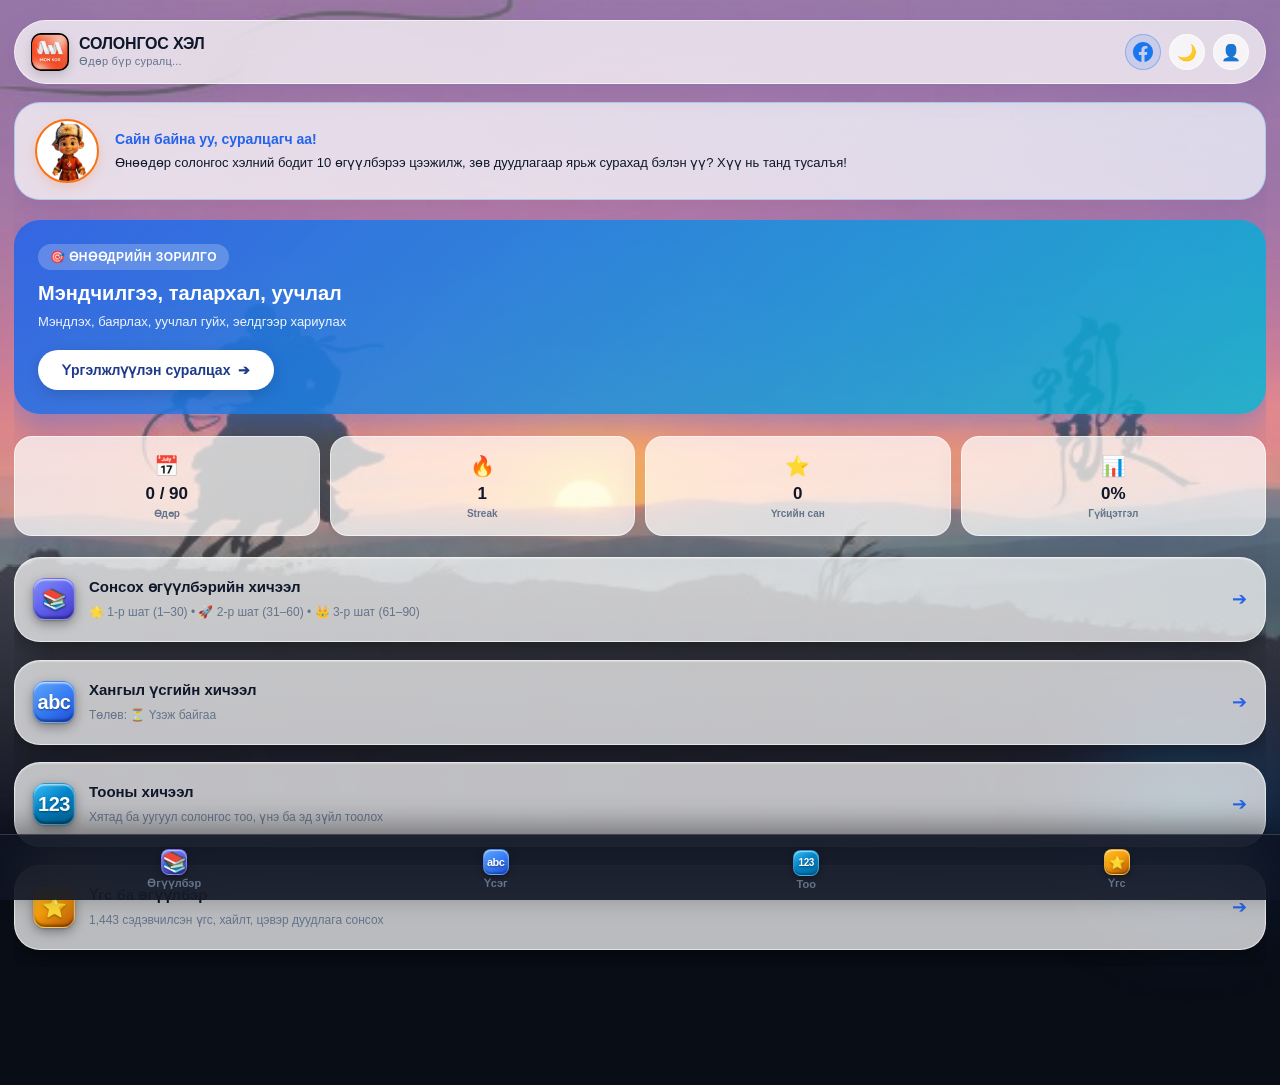
<file: public/index.html>
<!DOCTYPE html>
<html lang="mn">
<head>
  <meta charset="UTF-8">
  <meta name="viewport" content="width=device-width, initial-scale=1.0, maximum-scale=1.0, user-scalable=no, viewport-fit=cover">
  <meta name="theme-color" content="#090d16">
  <meta name="apple-mobile-web-app-capable" content="yes">
  <meta name="apple-mobile-web-app-status-bar-style" content="default">
  <meta name="apple-mobile-web-app-title" content="MON KOR">
  <link rel="manifest" href="/manifest.json">
  <link rel="apple-touch-icon" sizes="180x180" href="/apple-touch-icon-180x180-v62.png">
  <link rel="apple-touch-icon" href="/apple-touch-icon.png">
  <link rel="icon" type="image/png" sizes="192x192" href="/app-icon-192.png">
  <link rel="icon" type="image/png" sizes="512x512" href="/app-icon-512.png">
  <link rel="shortcut icon" type="image/png" href="/favicon.png">
  <title>MONGOLIAN MEDIA — Солонгос хэлний сургалт</title>
  <link rel="stylesheet" href="css/glassmorphism.css?v=81">
</head>
<body>
  <!-- Atmospheric Sunset Rider Wallpaper Background -->
  <div class="app-wallpaper-container">
    <div class="app-wallpaper-bg"></div>
    <div class="app-wallpaper-tint"></div>
  </div>

  <!-- Fullscreen 9:16 Intro Video Overlay -->
  <div id="intro-overlay">
    <button id="intro-audio-btn" class="intro-ctrl-btn intro-audio-btn" type="button" onclick="App.toggleIntroAudio(event)" title="Дуу асаах">
      🔈 <span>Дуу асаах</span>
    </button>
    <video
      id="intro-video"
      poster="assets/intro_poster.jpg"
      playsinline
      webkit-playsinline
      muted
      preload="auto"
      src="assets/intro.mp4?v=81"
    ></video>
  </div>
  <script>
    if (sessionStorage.getItem('mm_intro_shown') === '1') {
      var ov = document.getElementById('intro-overlay');
      if (ov) ov.style.display = 'none';
    }
  </script>

  <!-- Main Container -->
  <div class="app-container">
    <!-- PWA Installation Banner -->
    <div id="pwa-install-bar">
      <div class="banner-left">
        <span style="font-size: 20px;">📲</span>
        <span>Аппыг гар утсан дээрээ суулгах уу?</span>
      </div>
      <div style="display: flex; align-items: center; gap: 8px;">
        <button id="btn-pwa-install" class="banner-btn" style="display: none;">Суулгах</button>
        <button id="btn-ios-install" class="banner-btn" style="display: none;" onclick="PWA.showInstallModal()">Заавар</button>
        <button class="banner-close" onclick="PWA.dismissBanner()">&times;</button>
      </div>
    </div>

    <!-- Top Navigation Header -->
    <header class="app-header">
      <div class="header-brand" onclick="App.navigate('home')">
        <img src="assets/mon_kor_logo.png" alt="MON KOR Logo" class="header-logo">
        <div class="brand-titles">
          <h1>СОЛОНГОС ХЭЛ</h1>
          <span class="tagline">Өдөр бүр суралц...</span>
        </div>
      </div>
      <div class="header-actions">
        <a href="https://www.facebook.com/MediaGorrr" id="header-fb-btn" class="icon-btn fb-header-btn" title="СОЛОНГОС ХЭЛНИЙ АПП Facebook" target="_blank" rel="noopener noreferrer" onclick="App.openFacebook(event)">
          <svg width="20" height="20" viewBox="0 0 24 24" fill="#1877F2">
            <path d="M24 12.073c0-6.627-5.373-12-12-12s-12 5.373-12 12c0 5.99 4.388 10.954 10.125 11.854v-8.385H7.078v-3.47h3.047V9.43c0-3.007 1.792-4.669 4.533-4.669 1.312 0 2.686.235 2.686.235v2.953H15.83c-1.491 0-1.956.925-1.956 1.874v2.25h3.328l-.532 3.47h-2.796v8.385C19.612 23.027 24 18.062 24 12.073z"/>
          </svg>
        </a>
        <button id="theme-toggle-btn" class="icon-btn" title="Өнгөний горим солих">
          <span id="theme-icon">🌙</span>
        </button>
        <button class="icon-btn" onclick="App.navigate('profile')" title="Хувийн тохиргоо">
          <span>👤</span>
        </button>
      </div>
    </header>

    <!-- Dynamic Content Area -->
    <main id="main-content">
      <!-- Injected via app.js -->
    </main>
  </div>

  <!-- Mobile Bottom Navigation Bar (Өгүүлбэр - Үсэг - Тоо - Үгс) -->
  <nav class="mobile-bottom-nav">
    <button class="nav-item" data-view="lessons-list">
      <span class="nav-icon icon-3d icon-3d-nav icon-3d-sentence">📚</span>
      <span>Өгүүлбэр</span>
    </button>
    <button class="nav-item" data-view="alphabet">
      <span class="nav-icon icon-3d icon-3d-nav icon-3d-alphabet">abc</span>
      <span>Үсэг</span>
    </button>
    <button class="nav-item" data-view="numbers">
      <span class="nav-icon icon-3d icon-3d-nav icon-3d-numbers">123</span>
      <span>Тоо</span>
    </button>
    <button class="nav-item" data-view="vocab">
      <span class="nav-icon icon-3d icon-3d-nav icon-3d-vocab">⭐</span>
      <span>Үгс</span>
    </button>
  </nav>

  <!-- Global Modal Overlay -->
  <div id="app-modal-overlay" class="modal-overlay" onclick="if(event.target===this) App.closeModal()">
    <div class="modal-content">
      <button class="modal-close" onclick="App.closeModal()">&times;</button>
      <h3 id="modal-title-text" style="font-size: 16px; font-weight: 800; margin-bottom: 14px; color: var(--text-main);">Гарчиг</h3>
      <div id="modal-body-area"></div>
    </div>
  </div>

  <!-- Application Logic Scripts -->
  <script src="js/pwa.js?v=81"></script>
  <script src="js/api.js?v=81"></script>
  <script src="js/storage_manager.js?v=81"></script>
  <script src="js/speech_engine.js?v=81"></script>
  <script src="js/alphabet_data.js?v=81"></script>
  <script src="js/curriculum_data.js?v=81"></script>
  <script src="js/app.js?v=81"></script>
</body>
</html>
</file>
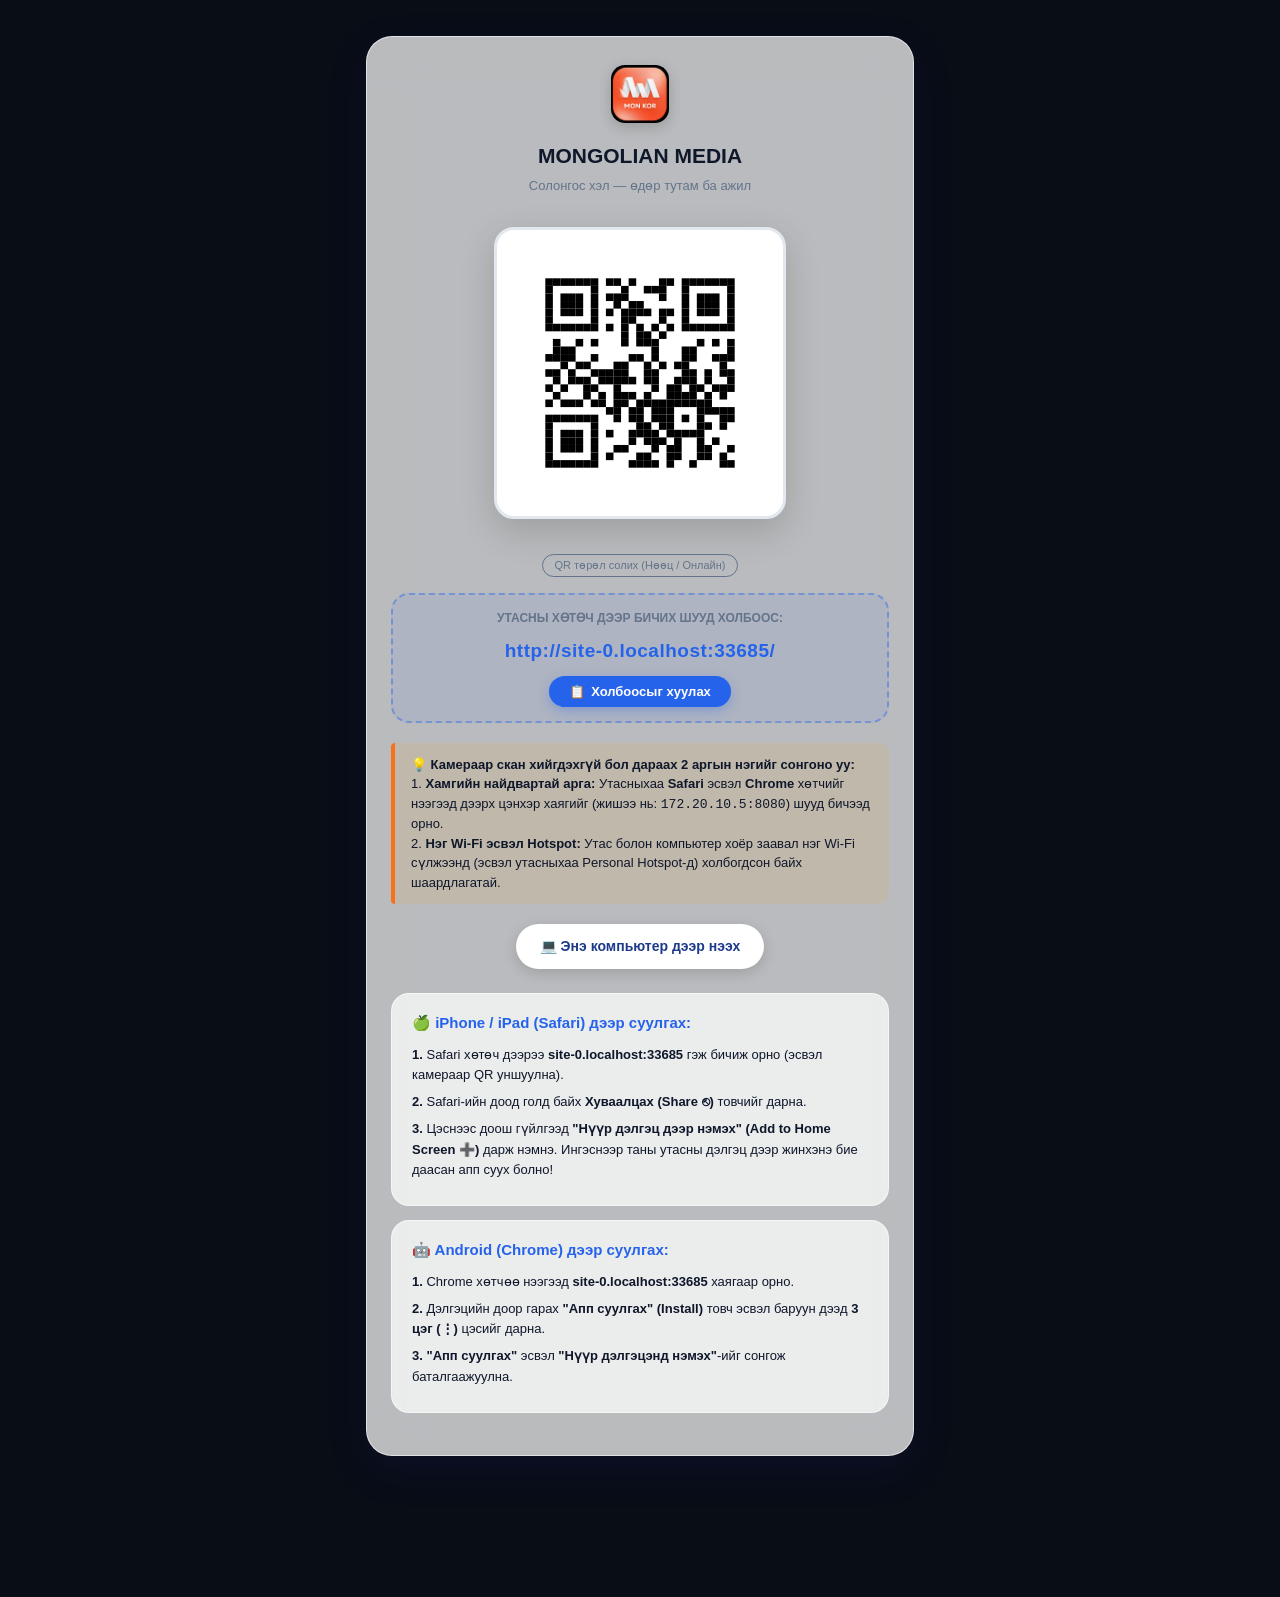
<file: public/connect.html>
<!DOCTYPE html>
<html lang="mn">
<head>
  <meta charset="UTF-8">
  <meta name="viewport" content="width=device-width, initial-scale=1.0, maximum-scale=1.0, user-scalable=no">
  <title>Гар утаснаас холбогдох — MONGOLIAN MEDIA</title>
  <link rel="stylesheet" href="css/glassmorphism.css">
  <style>
    .connect-container {
      max-width: 580px;
      margin: 20px auto 40px;
      padding: 16px;
    }
    .qr-card {
      background: var(--glass-bg);
      backdrop-filter: blur(24px);
      -webkit-backdrop-filter: blur(24px);
      border: 1px solid var(--glass-border);
      border-radius: var(--radius-lg);
      padding: 28px 24px;
      text-align: center;
      box-shadow: var(--glass-shadow-lg);
    }
    .qr-box {
      background: #ffffff;
      padding: 18px;
      border-radius: 20px;
      display: inline-block;
      box-shadow: 0 12px 36px rgba(0, 0, 0, 0.16);
      margin: 16px 0 20px;
      border: 3px solid #e2e8f0;
    }
    .qr-box img {
      width: 250px;
      height: 250px;
      display: block;
      image-rendering: pixelated;
    }
    .url-box {
      background: rgba(37, 99, 235, 0.08);
      border: 2px dashed rgba(37, 99, 235, 0.4);
      padding: 14px 18px;
      border-radius: var(--radius-md);
      margin-bottom: 20px;
      display: flex;
      flex-direction: column;
      align-items: center;
      gap: 10px;
    }
    .url-text {
      font-size: 19px;
      font-weight: 800;
      color: var(--brand-blue);
      letter-spacing: 0.5px;
      word-break: break-all;
      user-select: all;
    }
    .copy-btn {
      background: var(--brand-blue);
      color: #fff;
      border: none;
      padding: 8px 20px;
      border-radius: var(--radius-pill);
      font-size: 13px;
      font-weight: 700;
      cursor: pointer;
      display: inline-flex;
      align-items: center;
      gap: 6px;
      box-shadow: 0 4px 12px rgba(37, 99, 235, 0.3);
      transition: transform 0.15s ease;
    }
    .copy-btn:active {
      transform: scale(0.96);
    }
    .steps-section {
      text-align: left;
      margin-top: 24px;
    }
    .steps-card {
      background: var(--glass-bg);
      border: 1px solid var(--glass-border);
      border-radius: var(--radius-md);
      padding: 18px 20px;
      margin-bottom: 14px;
    }
    .step-title {
      font-size: 15px;
      font-weight: 800;
      color: var(--brand-blue);
      margin-bottom: 10px;
      display: flex;
      align-items: center;
      gap: 8px;
    }
    .step-item {
      font-size: 13px;
      color: var(--text-main);
      line-height: 1.6;
      margin-bottom: 6px;
    }
    .notice-box {
      background: rgba(245, 158, 11, 0.1);
      border-left: 4px solid var(--brand-orange);
      padding: 12px 16px;
      border-radius: 4px var(--radius-sm) var(--radius-sm) 4px;
      margin: 16px 0;
      text-align: left;
      font-size: 13px;
      line-height: 1.5;
      color: var(--text-main);
    }
    .qr-toggle-btn {
      background: transparent;
      border: 1px solid var(--text-muted);
      color: var(--text-muted);
      padding: 4px 12px;
      border-radius: var(--radius-pill);
      font-size: 11px;
      cursor: pointer;
      margin-top: 8px;
    }
  </style>
</head>
<body>
  <div class="ambient-glow-1"></div>
  <div class="ambient-glow-2"></div>

  <div class="connect-container">
    <div class="qr-card">
      <img src="assets/logo.jpg" alt="Logo" style="width: 58px; height: 58px; border-radius: 14px; margin-bottom: 10px; box-shadow: 0 4px 14px rgba(0,0,0,0.18);">
      <h1 style="font-size: 21px; font-weight: 800; color: var(--text-main); margin-bottom: 4px;">MONGOLIAN MEDIA</h1>
      <p style="font-size: 13px; color: var(--text-muted); margin-bottom: 16px;">Солонгос хэл — өдөр тутам ба ажил</p>

      <!-- QR Code Box -->
      <div class="qr-box">
        <img id="qr-img" src="" alt="Сургалтын апп QR код">
      </div>
      <div>
        <button id="toggle-qr" class="qr-toggle-btn" onclick="toggleQrSource()">QR төрөл солих (Нөөц / Онлайн)</button>
      </div>

      <!-- Direct Link Box -->
      <div class="url-box" style="margin-top: 16px;">
        <span style="font-size: 12px; color: var(--text-muted); font-weight: 600;">УТАСНЫ ХӨТӨЧ ДЭЭР БИЧИХ ШУУД ХОЛБООС:</span>
        <div class="url-text" id="current-url">http://172.20.10.5:8080/</div>
        <button class="copy-btn" onclick="copyUrl()">
          <span>📋</span>
          <span>Холбоосыг хуулах</span>
        </button>
      </div>

      <div class="notice-box">
        <b>💡 Камераар скан хийгдэхгүй бол дараах 2 аргын нэгийг сонгоно уу:</b><br>
        1. <b>Хамгийн найдвартай арга:</b> Утасныхаа <b>Safari</b> эсвэл <b>Chrome</b> хөтчийг нээгээд дээрх цэнхэр хаягийг (жишээ нь: <code>172.20.10.5:8080</code>) шууд бичээд орно.<br>
        2. <b>Нэг Wi-Fi эсвэл Hotspot:</b> Утас болон компьютер хоёр заавал нэг Wi-Fi сүлжээнд (эсвэл утасныхаа Personal Hotspot-д) холбогдсон байх шаардлагатай.
      </div>

      <div style="display: flex; gap: 10px; justify-content: center; margin: 20px 0;">
        <a id="btn-open-direct" href="/" class="btn-resume" style="text-decoration: none;">
          <span>💻 Энэ компьютер дээр нээх</span>
        </a>
      </div>

      <!-- Steps -->
      <div class="steps-section">
        <div class="steps-card">
          <div class="step-title">🍏 iPhone / iPad (Safari) дээр суулгах:</div>
          <div class="step-item"><b>1.</b> Safari хөтөч дээрээ <b><span class="url-inline">172.20.10.5:8080</span></b> гэж бичиж орно (эсвэл камераар QR уншуулна).</div>
          <div class="step-item"><b>2.</b> Safari-ийн доод голд байх <b>Хуваалцах (Share ⎋)</b> товчийг дарна.</div>
          <div class="step-item"><b>3.</b> Цэснээс доош гүйлгээд <b>"Нүүр дэлгэц дээр нэмэх" (Add to Home Screen ➕)</b> дарж нэмнэ. Ингэснээр таны утасны дэлгэц дээр жинхэнэ бие даасан апп суух болно!</div>
        </div>

        <div class="steps-card">
          <div class="step-title">🤖 Android (Chrome) дээр суулгах:</div>
          <div class="step-item"><b>1.</b> Chrome хөтчөө нээгээд <b><span class="url-inline">172.20.10.5:8080</span></b> хаягаар орно.</div>
          <div class="step-item"><b>2.</b> Дэлгэцийн доор гарах <b>"Апп суулгах" (Install)</b> товч эсвэл баруун дээд <b>3 цэг (⋮)</b> цэсийг дарна.</div>
          <div class="step-item"><b>3.</b> <b>"Апп суулгах"</b> эсвэл <b>"Нүүр дэлгэцэнд нэмэх"</b>-ийг сонгож баталгаажуулна.</div>
        </div>
      </div>
    </div>
  </div>

  <script>
    // Detect host & IP
    const urlParams = new URLSearchParams(window.location.search);
    const lanIp = urlParams.get('ip') || (window.location.hostname !== 'localhost' && window.location.hostname !== '127.0.0.1' ? window.location.host : '172.20.10.5:8080');
    const targetUrl = 'http://' + lanIp + '/';

    document.getElementById('current-url').textContent = targetUrl;
    document.querySelectorAll('.url-inline').forEach(el => el.textContent = lanIp);
    document.getElementById('btn-open-direct').href = targetUrl;

    // QR Code source handling
    const qrImg = document.getElementById('qr-img');
    let useOnlineQr = true;

    function updateQr() {
      if (useOnlineQr) {
        // High-precision online standard QR code image
        qrImg.src = 'https://api.qrserver.com/v1/create-qr-code/?size=320x320&margin=10&data=' + encodeURIComponent(targetUrl);
      } else {
        // Standard ISO compliant local SVG QR code
        qrImg.src = 'assets/qr_code.svg?v=' + Date.now();
      }
    }

    qrImg.onerror = function() {
      console.warn('Online QR server unreachable, switching to local SVG');
      useOnlineQr = false;
      updateQr();
    };

    updateQr();

    function toggleQrSource() {
      useOnlineQr = !useOnlineQr;
      updateQr();
      const btn = document.getElementById('toggle-qr');
      btn.textContent = useOnlineQr ? 'Одоо: Онлайн HD QR (Солих бол дар)' : 'Одоо: Дотоод SVG QR (Солих бол дар)';
    }

    function copyUrl() {
      navigator.clipboard.writeText(targetUrl).then(() => {
        alert('Холбоос хуулагдлаа! Утасныхаа хөтөч дээр нааж орно уу:\n' + targetUrl);
      }).catch(() => {
        prompt('Холбоосыг хуулж авна уу:', targetUrl);
      });
    }
  </script>
</body>
</html>
</file>
<file: public/css/glassmorphism.css>
/* =============================================================
   MONGOLIAN MEDIA — Minimal Glassmorphism Design System
   Inspired by: "Minimal Glassmorphism: Clean. Calm. Clear."
   Supports: Light & Dark Modes, Frosted Glass Cards, Mobile-First
   ============================================================= */

:root {
  /* Brand Palette */
  --brand-orange: #f97316;
  --brand-cyan: #06b6d4;
  --brand-blue: #2563eb;
  --brand-red: #ef4444;

  /* Light Glass Theme (Default) */
  --bg-gradient: linear-gradient(135deg, #e2e8f0 0%, #f1f5f9 50%, #e0e7ff 100%);
  --glass-bg: rgba(255, 255, 255, 0.72);
  --glass-bg-hover: rgba(255, 255, 255, 0.88);
  --glass-border: rgba(255, 255, 255, 0.6);
  --glass-border-focus: rgba(37, 99, 235, 0.4);
  --glass-shadow: 0 8px 32px 0 rgba(31, 38, 135, 0.08);
  --glass-shadow-lg: 0 14px 40px 0 rgba(31, 38, 135, 0.14);

  --text-main: #0f172a;
  --text-muted: #64748b;
  --text-light: #94a3b8;
  --card-bg: #ffffff;
  --border-light: rgba(226, 232, 240, 0.8);

  --pill-bg: rgba(255, 255, 255, 0.65);
  --pill-active-bg: #2563eb;
  --pill-active-text: #ffffff;

  --success: #10b981;
  --success-bg: rgba(16, 185, 129, 0.12);
  --warning: #f59e0b;
  --warning-bg: rgba(245, 158, 11, 0.12);
  --danger: #ef4444;
  --danger-bg: rgba(239, 68, 68, 0.12);

  --radius-sm: 10px;
  --radius-md: 18px;
  --radius-lg: 26px;
  --radius-pill: 9999px;

  --font-sans: -apple-system, BlinkMacSystemFont, "Segoe UI", Roboto, "Nanum Gothic", sans-serif;
  --font-korean: "Nanum Gothic", "Malgun Gothic", -apple-system, BlinkMacSystemFont, sans-serif;
}

/* Dark Glass Theme */
body.dark-mode {
  --bg-gradient: linear-gradient(135deg, #090d16 0%, #0f172a 50%, #1e1b4b 100%);
  --glass-bg: rgba(15, 23, 42, 0.75);
  --glass-bg-hover: rgba(30, 41, 59, 0.88);
  --glass-border: rgba(255, 255, 255, 0.1);
  --glass-border-focus: rgba(56, 189, 248, 0.5);
  --glass-shadow: 0 8px 32px 0 rgba(0, 0, 0, 0.45);
  --glass-shadow-lg: 0 16px 48px 0 rgba(0, 0, 0, 0.65);

  --text-main: #f8fafc;
  --text-muted: #94a3b8;
  --text-light: #64748b;
  --card-bg: #1e293b;
  --border-light: rgba(51, 65, 85, 0.7);

  --pill-bg: rgba(30, 41, 59, 0.75);
  --pill-active-bg: #0284c7;
  --pill-active-text: #ffffff;
}

/* Global Reset */
*, *::before, *::after {
  box-sizing: border-box;
  margin: 0;
  padding: 0;
  -webkit-tap-highlight-color: transparent;
}

html {
  width: 100%;
  max-width: 100vw;
  overflow-x: hidden;
  -webkit-text-size-adjust: 100%;
}

body {
  font-family: var(--font-sans);
  background: #090d16;
  color: var(--text-main);
  min-height: 100vh;
  width: 100%;
  max-width: 100vw;
  padding-bottom: calc(86px + env(safe-area-inset-bottom, 0px));
  transition: background 0.3s ease, color 0.3s ease;
  line-height: 1.5;
  overflow-x: hidden;
  position: relative;
}

/* Atmospheric Sunset Rider Wallpaper Background */
.app-wallpaper-container {
  position: fixed;
  inset: 0;
  width: 100vw;
  height: 100vh;
  height: 100dvh;
  overflow: hidden;
  pointer-events: none;
  z-index: 0;
}

.app-wallpaper-container::after {
  content: '';
  position: fixed;
  bottom: -40px;
  right: -40px;
  width: 260px;
  height: 260px;
  border-radius: 50%;
  background: radial-gradient(circle, rgba(6, 182, 212, 0.35) 0%, rgba(37, 99, 235, 0.18) 50%, transparent 70%);
  pointer-events: none;
  z-index: 1;
  filter: blur(40px);
}

.app-wallpaper-bg {
  position: absolute;
  inset: 0;
  width: 100%;
  height: 100%;
  background-image: url('../assets/sunset_rider_bg.jpg');
  background-size: cover;
  background-position: center bottom;
  background-repeat: no-repeat;
  transform: translateZ(0);
}

.app-wallpaper-tint {
  position: absolute;
  inset: 0;
  width: 100%;
  height: 100%;
  /* Light mode: softens contrast while keeping sunset glow and silhouettes vibrant */
  background: linear-gradient(180deg, rgba(248, 250, 252, 0.40) 0%, rgba(241, 245, 249, 0.30) 55%, rgba(15, 23, 42, 0.35) 100%);
  transition: background 0.3s ease;
}

body.dark-mode .app-wallpaper-tint {
  /* Dark mode: deep atmospheric twilight with warm sunset horizon */
  background: linear-gradient(180deg, rgba(9, 13, 22, 0.54) 0%, rgba(15, 23, 42, 0.44) 55%, rgba(9, 13, 22, 0.65) 100%);
}

.ambient-glow-1 {
  display: none;
}

.ambient-glow-2 {
  display: none;
}

/* App Wrapper Container */
.app-container {
  max-width: 680px;
  width: 100%;
  margin: 0 auto;
  padding: calc(env(safe-area-inset-top, 0px) + 20px) 14px calc(env(safe-area-inset-bottom, 0px) + 32px) !important;
  position: relative;
  z-index: 1;
  overflow-x: hidden;
  box-sizing: border-box;
}

/* Frosted Glass Card Base */
.glass-card {
  width: 100%;
  max-width: 100%;
  box-sizing: border-box;
  background: var(--glass-bg);
  backdrop-filter: blur(24px) saturate(160%);
  -webkit-backdrop-filter: blur(24px) saturate(160%);
  border: 1px solid var(--glass-border);
  box-shadow: 0 16px 36px -4px rgba(0, 0, 0, 0.32), 0 6px 14px -2px rgba(0, 0, 0, 0.18), inset 0 1px 1.5px rgba(255, 255, 255, 0.35);
  border-radius: var(--radius-lg);
  padding: 18px 18px;
  margin-bottom: 18px;
  word-wrap: break-word;
  overflow-wrap: break-word;
  transition: transform 0.2s cubic-bezier(0.16, 1, 0.3, 1), box-shadow 0.2s cubic-bezier(0.16, 1, 0.3, 1), border-color 0.2s ease;
}

.glass-card:hover {
  border-color: var(--glass-border-focus);
}

/* Top App Header */
.app-header {
  display: flex;
  align-items: center;
  justify-content: space-between;
  padding: 12px 16px;
  margin-bottom: 18px;
  border-radius: var(--radius-pill);
  background: var(--glass-bg);
  backdrop-filter: blur(20px);
  -webkit-backdrop-filter: blur(20px);
  border: 1px solid var(--glass-border);
  box-shadow: var(--glass-shadow);
  position: relative;
  z-index: 10;
}

body.dark-mode .app-header {
  background: rgba(15, 23, 42, 0.92);
  border-color: rgba(56, 189, 248, 0.25);
  box-shadow: 0 4px 20px rgba(0, 0, 0, 0.35);
}

.header-brand {
  display: flex;
  align-items: center;
  gap: 10px;
  cursor: pointer;
  min-width: 0;
  flex: 1;
}

.header-logo {
  width: 38px;
  height: 38px;
  border-radius: 10px;
  object-fit: cover;
  flex-shrink: 0;
  box-shadow: 0 4px 10px rgba(0, 0, 0, 0.15);
}

.brand-titles {
  min-width: 0;
  display: flex;
  flex-direction: column;
  justify-content: center;
}

.brand-titles h1 {
  font-size: clamp(13px, 3.8vw, 16px);
  font-weight: 800;
  line-height: 1.15;
  letter-spacing: -0.2px;
  white-space: nowrap;
  overflow: hidden;
  text-overflow: ellipsis;
  color: var(--text-main);
}

.brand-titles .tagline {
  font-size: 11px;
  color: var(--text-muted);
  font-weight: 500;
  white-space: nowrap;
  letter-spacing: 0.2px;
}

.header-actions {
  display: flex;
  align-items: center;
  gap: 8px;
}

.icon-btn {
  background: var(--glass-bg);
  border: 1px solid var(--glass-border);
  color: var(--text-main);
  width: 36px;
  height: 36px;
  border-radius: 50%;
  display: inline-flex;
  align-items: center;
  justify-content: center;
  font-size: 16px;
  cursor: pointer;
  transition: all 0.15s ease;
}

.icon-btn:hover {
  background: var(--glass-bg-hover);
  transform: translateY(-1px);
}

.icon-btn:active {
  transform: scale(0.95);
}

.fb-header-btn {
  background: rgba(24, 119, 242, 0.12);
  border: 1px solid rgba(24, 119, 242, 0.35);
  color: #1877F2;
  text-decoration: none;
}

body.dark-mode .fb-header-btn {
  background: rgba(24, 119, 242, 0.22);
  border-color: rgba(56, 189, 248, 0.4);
}

.fb-header-btn:hover {
  background: rgba(24, 119, 242, 0.28);
  border-color: #1877F2;
  transform: translateY(-1px) scale(1.08);
  box-shadow: 0 4px 12px rgba(24, 119, 242, 0.35);
}

.fb-header-btn svg {
  display: block;
}

/* Mascot Helper Banner (Монгол хүү) */
.mascot-banner {
  display: flex;
  align-items: center;
  gap: 16px;
  background: linear-gradient(135deg, rgba(255, 255, 255, 0.75) 0%, rgba(240, 249, 255, 0.75) 100%);
  border: 1px solid rgba(14, 165, 233, 0.25);
  border-radius: var(--radius-lg);
  padding: 16px 20px;
  margin-bottom: 20px;
  box-shadow: var(--glass-shadow);
}

body.dark-mode .mascot-banner {
  background: linear-gradient(135deg, rgba(15, 23, 42, 0.8) 0%, rgba(12, 74, 110, 0.35) 100%);
  border-color: rgba(56, 189, 248, 0.25);
}

.mascot-img {
  width: 64px;
  height: 64px;
  object-fit: cover;
  border-radius: 50%;
  background: #ffffff;
  border: 2px solid var(--brand-orange);
  box-shadow: 0 4px 12px rgba(249, 115, 22, 0.2);
  flex-shrink: 0;
}

.mascot-bubble {
  flex: 1;
}

.mascot-bubble h3 {
  font-size: 14px;
  font-weight: 700;
  color: var(--brand-blue);
  margin-bottom: 4px;
}

body.dark-mode .mascot-bubble h3 {
  color: #38bdf8;
}

.mascot-bubble p {
  font-size: 13px;
  color: var(--text-main);
  line-height: 1.4;
}

/* Segmented Control / Pill Tabs */
.segmented-pills {
  display: flex;
  align-items: center;
  background: rgba(15, 23, 42, 0.65);
  padding: 5px;
  border-radius: var(--radius-pill);
  border: 1px solid rgba(255, 255, 255, 0.16);
  box-shadow: inset 0 2px 6px rgba(0, 0, 0, 0.35);
  gap: 6px;
  margin-bottom: 18px;
  width: 100%;
  max-width: 100%;
  box-sizing: border-box;
  overflow-x: auto !important;
  overflow-y: hidden;
  -webkit-overflow-scrolling: touch;
  scrollbar-width: none;
}

.segmented-pills::-webkit-scrollbar {
  display: none;
  width: 0;
  height: 0;
}

.pill-btn {
  flex: 0 0 auto !important;
  padding: 8px 16px;
  border: 1px solid rgba(255, 255, 255, 0.12);
  background: rgba(255, 255, 255, 0.88);
  color: #0f172a;
  font-size: 13px;
  font-weight: 700;
  border-radius: var(--radius-pill);
  cursor: pointer;
  transition: all 0.22s cubic-bezier(0.16, 1, 0.3, 1);
  text-align: center;
  white-space: nowrap;
  box-shadow: 0 4px 12px rgba(0, 0, 0, 0.12), inset 0 1px 1px #ffffff;
}

body.dark-mode .pill-btn {
  background: rgba(255, 255, 255, 0.12);
  color: #cbd5e1;
  border: 1px solid rgba(255, 255, 255, 0.15);
  box-shadow: 0 3px 10px rgba(0, 0, 0, 0.25), inset 0 1px 1px rgba(255, 255, 255, 0.1);
}

.pill-btn.active, body.dark-mode .pill-btn.active {
  background: linear-gradient(135deg, #3b82f6 0%, #2563eb 100%) !important;
  color: #ffffff !important;
  border-color: rgba(255, 255, 255, 0.35) !important;
  box-shadow: 0 6px 18px rgba(37, 99, 235, 0.5), inset 0 1px 1.5px rgba(255, 255, 255, 0.45) !important;
  transform: translateY(-1px) scale(1.02);
}

/* Quick Resume / Hero Card */
.hero-card {
  background: linear-gradient(135deg, rgba(37, 99, 235, 0.88) 0%, rgba(6, 182, 212, 0.85) 100%);
  color: #ffffff;
  border-radius: var(--radius-lg);
  padding: 24px;
  box-shadow: 0 12px 30px rgba(37, 99, 235, 0.35);
  margin-bottom: 22px;
  position: relative;
  overflow: hidden;
}

.hero-card .hero-tag {
  display: inline-block;
  background: rgba(255, 255, 255, 0.22);
  padding: 4px 12px;
  border-radius: var(--radius-pill);
  font-size: 12px;
  font-weight: 700;
  margin-bottom: 10px;
  letter-spacing: 0.5px;
}

.hero-card h2 {
  font-size: 20px;
  font-weight: 800;
  margin-bottom: 6px;
  line-height: 1.3;
}

.hero-card p {
  font-size: 13px;
  opacity: 0.92;
  margin-bottom: 18px;
}

.btn-resume {
  background: #ffffff;
  color: #1e3a8a;
  border: none;
  padding: 12px 24px;
  border-radius: var(--radius-pill);
  font-size: 14px;
  font-weight: 800;
  cursor: pointer;
  box-shadow: 0 4px 14px rgba(0, 0, 0, 0.15);
  transition: transform 0.15s ease, box-shadow 0.15s ease;
  display: inline-flex;
  align-items: center;
  gap: 8px;
}

.btn-resume:hover {
  transform: translateY(-2px);
  box-shadow: 0 6px 18px rgba(0, 0, 0, 0.22);
}

/* 4 Core Stat Chips */
.stats-grid {
  display: grid;
  grid-template-columns: repeat(4, 1fr);
  gap: 10px;
  margin-bottom: 22px;
}

.stat-chip {
  background: var(--glass-bg);
  backdrop-filter: blur(16px);
  border: 1px solid var(--glass-border);
  border-radius: var(--radius-md);
  padding: 14px 10px;
  text-align: center;
  box-shadow: var(--glass-shadow);
}

.stat-chip .chip-icon {
  font-size: 20px;
  margin-bottom: 4px;
}

.stat-chip .chip-val {
  font-size: 17px;
  font-weight: 800;
  color: var(--text-main);
  line-height: 1.1;
}

.stat-chip .chip-label {
  font-size: 10px;
  color: var(--text-muted);
  font-weight: 600;
  margin-top: 2px;
}

/* Choice Cards (Learn Alphabet vs Direct Day 1) */
.choice-cards-grid {
  display: grid;
  grid-template-columns: 1fr 1fr;
  gap: 12px;
  margin-bottom: 22px;
}

.choice-box {
  background: var(--glass-bg);
  border: 1px solid var(--glass-border);
  border-radius: var(--radius-md);
  padding: 18px 16px;
  text-align: center;
  cursor: pointer;
  transition: all 0.2s ease;
}

.choice-box:hover {
  transform: translateY(-2px);
  border-color: var(--brand-blue);
  background: var(--glass-bg-hover);
}

.choice-box .choice-icon {
  font-size: 30px;
  margin-bottom: 8px;
}

.choice-box h4 {
  font-size: 14px;
  font-weight: 700;
  margin-bottom: 4px;
  color: var(--text-main);
}

.choice-box p {
  font-size: 11px;
  color: var(--text-muted);
  line-height: 1.3;
}

/* Letters Grid */
.letters-grid {
  display: grid;
  grid-template-columns: repeat(2, 1fr);
  gap: 10px;
  width: 100%;
  max-width: 100%;
  box-sizing: border-box;
}

@media (min-width: 480px) {
  .letters-grid {
    grid-template-columns: repeat(auto-fill, minmax(130px, 1fr));
    gap: 12px;
  }
}

/* Sentence Card (Master Detail) */
.sentence-card {
  background: var(--glass-bg);
  backdrop-filter: blur(24px);
  border: 1px solid var(--glass-border);
  border-radius: var(--radius-lg);
  padding: 24px;
  margin-bottom: 20px;
  box-shadow: var(--glass-shadow-lg);
}

.sentence-header {
  display: flex;
  align-items: center;
  justify-content: space-between;
  margin-bottom: 14px;
}

.sentence-badge {
  font-size: 12px;
  font-weight: 700;
  padding: 3px 10px;
  border-radius: var(--radius-pill);
  background: rgba(37, 99, 235, 0.12);
  color: var(--brand-blue);
}

body.dark-mode .sentence-badge {
  background: rgba(56, 189, 248, 0.15);
  color: #38bdf8;
}

.korean-text-large {
  font-family: var(--font-korean);
  font-size: 26px;
  font-weight: 800;
  color: var(--text-main);
  line-height: 1.35;
  margin-bottom: 8px;
}

.mongolian-meaning {
  font-size: 17px;
  font-weight: 600;
  color: var(--brand-blue);
  margin-bottom: 6px;
}

body.dark-mode .mongolian-meaning {
  color: #38bdf8;
}

.mongolian-galig {
  font-size: 14px;
  color: var(--text-muted);
  font-style: italic;
  margin-bottom: 12px;
}

.context-box {
  background: rgba(245, 158, 11, 0.08);
  border-left: 3px solid var(--brand-orange);
  padding: 8px 12px;
  border-radius: 4px var(--radius-sm) var(--radius-sm) 4px;
  font-size: 12px;
  color: var(--text-main);
  margin-bottom: 16px;
  line-height: 1.4;
}

/* Interactive Action Buttons on Card */
.card-audio-actions {
  display: flex;
  flex-wrap: wrap;
  gap: 8px;
  margin-bottom: 18px;
}

.btn-glass {
  background: var(--glass-bg);
  border: 1px solid var(--glass-border);
  color: var(--text-main);
  padding: 8px 14px;
  border-radius: var(--radius-pill);
  font-size: 13px;
  font-weight: 600;
  cursor: pointer;
  display: inline-flex;
  align-items: center;
  gap: 6px;
  transition: all 0.15s ease;
}

.btn-glass:hover {
  background: var(--glass-bg-hover);
  border-color: var(--brand-blue);
}

.btn-glass.btn-record {
  background: rgba(239, 68, 68, 0.12);
  color: #dc2626;
  border-color: rgba(239, 68, 68, 0.3);
}

.btn-glass.btn-record.recording {
  background: #ef4444;
  color: #ffffff;
  animation: pulse 1.2s infinite;
}

@keyframes pulse {
  0% { transform: scale(1); }
  50% { transform: scale(1.05); }
  100% { transform: scale(1); }
}

/* Sub-Vocabulary Table / List */
.sub-vocab-list {
  border-top: 1px solid var(--border-light);
  padding-top: 14px;
  margin-top: 14px;
}

.sub-vocab-title {
  font-size: 12px;
  font-weight: 700;
  color: var(--text-muted);
  text-transform: uppercase;
  letter-spacing: 0.5px;
  margin-bottom: 10px;
}

.sub-vocab-item {
  display: flex;
  align-items: center;
  justify-content: space-between;
  padding: 6px 0;
  font-size: 13px;
  border-bottom: 1px dashed var(--border-light);
}

.sub-vocab-item:last-child {
  border-bottom: none;
}

.vocab-ko {
  font-family: var(--font-korean);
  font-weight: 700;
  color: var(--text-main);
}

.vocab-mn {
  color: var(--text-muted);
}

/* Shadowing & Speech Assessment Feedback Box */
.assessment-feedback {
  background: rgba(16, 185, 129, 0.08);
  border: 1px solid rgba(16, 185, 129, 0.25);
  border-radius: var(--radius-md);
  padding: 14px 16px;
  margin-top: 14px;
  animation: fadeIn 0.3s ease;
}

.assessment-feedback.needs-retry {
  background: rgba(245, 158, 11, 0.08);
  border-color: rgba(245, 158, 11, 0.25);
}

.feedback-score-bar {
  display: flex;
  align-items: center;
  justify-content: space-between;
  margin-bottom: 6px;
}

.score-badge {
  font-size: 14px;
  font-weight: 800;
  padding: 3px 10px;
  border-radius: var(--radius-pill);
}

.score-badge.high {
  background: #10b981;
  color: #ffffff;
}

.score-badge.mid {
  background: #f59e0b;
  color: #ffffff;
}

.score-badge.low {
  background: #ef4444;
  color: #ffffff;
}

/* Bottom Navigation Bar (Mobile Native Style) */
.mobile-bottom-nav {
  position: fixed;
  bottom: 0;
  left: 0;
  right: 0;
  height: calc(66px + env(safe-area-inset-bottom, 0px));
  min-height: calc(66px + env(safe-area-inset-bottom, 0px));
  background: rgba(12, 18, 32, 0.88);
  backdrop-filter: blur(28px) saturate(180%);
  -webkit-backdrop-filter: blur(28px) saturate(180%);
  border-top: 1px solid rgba(255, 255, 255, 0.16);
  box-shadow: 0 -8px 28px rgba(0, 0, 0, 0.4);
  display: flex;
  align-items: center;
  justify-content: space-around;
  padding-top: 4px;
  padding-left: 8px;
  padding-right: 8px;
  padding-bottom: env(safe-area-inset-bottom, 0px);
  z-index: 100;
}

.nav-item {
  display: flex;
  flex-direction: column;
  align-items: center;
  justify-content: center;
  background: transparent;
  border: none;
  color: var(--text-muted);
  font-size: 11px;
  font-weight: 600;
  cursor: pointer;
  padding: 6px 14px;
  border-radius: 18px;
  transition: all 0.2s cubic-bezier(0.16, 1, 0.3, 1);
  min-width: 60px;
}

.nav-item .nav-icon {
  font-size: 20px;
  margin-bottom: 2px;
  transition: transform 0.2s cubic-bezier(0.16, 1, 0.3, 1);
}

.nav-item.active {
  color: #38bdf8;
  background: rgba(37, 99, 235, 0.18);
  border: 1px solid rgba(56, 189, 248, 0.25);
  box-shadow: inset 0 1px 1px rgba(255, 255, 255, 0.15), 0 4px 14px rgba(37, 99, 235, 0.25);
}

body.dark-mode .nav-item.active {
  color: #38bdf8;
  background: rgba(37, 99, 235, 0.22);
  border-color: rgba(56, 189, 248, 0.3);
}

.nav-item.active .nav-icon {
  transform: translateY(-2px) scale(1.08);
}

/* ============================================================= */
/* MODERN 3D SQUIRCLE ICONS (Өгүүлбэр, Үсэг, Тоо, Үгс)           */
/* ============================================================= */
.icon-3d {
  display: inline-flex;
  align-items: center;
  justify-content: center;
  position: relative;
  font-weight: 800;
  user-select: none;
  flex-shrink: 0;
  line-height: 1;
  text-align: center;
  transition: transform 0.2s cubic-bezier(0.34, 1.56, 0.64, 1), box-shadow 0.2s ease;
}

/* Bottom Nav 3D Icon Size (26x26) */
.icon-3d-nav {
  width: 26px;
  height: 26px;
  border-radius: 8px;
  font-size: 13px;
  margin-bottom: 3px;
  box-shadow: 
    0 2px 6px rgba(0, 0, 0, 0.35),
    inset 0 1px 1px rgba(255, 255, 255, 0.6),
    inset 0 -1.5px 1.5px rgba(0, 0, 0, 0.3);
}

/* Home Card 3D Icon Size (42x42) */
.icon-3d-card {
  width: 42px;
  height: 42px;
  border-radius: 12px;
  font-size: 20px;
  box-shadow: 
    0 4px 12px rgba(0, 0, 0, 0.35),
    0 1px 2px rgba(0, 0, 0, 0.2),
    inset 0 1.5px 1.5px rgba(255, 255, 255, 0.65),
    inset 0 -2.5px 2px rgba(0, 0, 0, 0.35);
}

/* 1. Өгүүлбэр (Sentences / Books) - 3D Indigo/Violet */
.icon-3d-sentence {
  background: linear-gradient(145deg, #818cf8 0%, #6366f1 45%, #4338ca 100%);
  color: #ffffff;
  border: 1px solid rgba(165, 180, 252, 0.35);
  text-shadow: 0 1px 2px rgba(0, 0, 0, 0.4);
}

/* 2. Үсэг (Alphabet 'abc') - 3D Electric Blue */
.icon-3d-alphabet {
  background: linear-gradient(145deg, #60a5fa 0%, #3b82f6 45%, #1d4ed8 100%);
  color: #ffffff;
  font-family: -apple-system, BlinkMacSystemFont, 'SF Pro Rounded', 'Segoe UI', Roboto, sans-serif;
  font-weight: 800;
  letter-spacing: -0.5px;
  border: 1px solid rgba(147, 197, 253, 0.35);
  text-shadow: 0 1px 2px rgba(0, 0, 0, 0.4);
}
.icon-3d-nav.icon-3d-alphabet {
  font-size: 11px;
}

/* 3. Тоо (Numbers '123') - 3D Azure/Teal */
.icon-3d-numbers {
  background: linear-gradient(145deg, #38bdf8 0%, #0284c7 45%, #0369a1 100%);
  color: #ffffff;
  font-family: -apple-system, BlinkMacSystemFont, 'SF Pro Rounded', 'Segoe UI', Roboto, sans-serif;
  font-weight: 800;
  letter-spacing: -0.5px;
  border: 1px solid rgba(125, 211, 252, 0.35);
  text-shadow: 0 1px 2px rgba(0, 0, 0, 0.4);
}
.icon-3d-nav.icon-3d-numbers {
  font-size: 10px;
}

/* 4. Үгс (Vocab '⭐') - 3D Gold/Amber */
.icon-3d-vocab {
  background: linear-gradient(145deg, #fbbf24 0%, #f59e0b 45%, #b45309 100%);
  color: #ffffff;
  border: 1px solid rgba(253, 230, 138, 0.4);
  text-shadow: 0 1px 2px rgba(0, 0, 0, 0.35);
}
.icon-3d-nav.icon-3d-vocab {
  font-size: 13px;
}

/* Modals */
.modal-overlay {
  position: fixed;
  top: 0;
  left: 0;
  right: 0;
  bottom: 0;
  background: rgba(15, 23, 42, 0.65);
  backdrop-filter: blur(8px);
  -webkit-backdrop-filter: blur(8px);
  display: flex;
  align-items: center;
  justify-content: center;
  padding: 16px;
  z-index: 200;
  opacity: 0;
  pointer-events: none;
  transition: opacity 0.25s ease;
}

.modal-overlay.active {
  opacity: 1;
  pointer-events: auto;
}

.modal-content {
  background: var(--card-bg);
  border: 1px solid var(--glass-border);
  border-radius: var(--radius-lg);
  max-width: 520px;
  width: 100%;
  max-height: 85vh;
  overflow-y: auto;
  padding: 24px 26px;
  box-shadow: 0 20px 50px rgba(0, 0, 0, 0.35);
  position: relative;
  transform: scale(0.95);
  transition: transform 0.25s ease;
}

.modal-overlay.active .modal-content {
  transform: scale(1);
}

.modal-close {
  position: absolute;
  top: 16px;
  right: 18px;
  background: transparent;
  border: none;
  font-size: 20px;
  color: var(--text-muted);
  cursor: pointer;
}

/* Form inputs & buttons */
.form-group {
  margin-bottom: 16px;
}

.form-label {
  display: block;
  font-size: 13px;
  font-weight: 600;
  color: var(--text-main);
  margin-bottom: 6px;
}

.form-input {
  width: 100%;
  padding: 12px 14px;
  background: var(--glass-bg);
  border: 1px solid var(--glass-border);
  border-radius: var(--radius-md);
  color: var(--text-main);
  font-size: 14px;
  outline: none;
  transition: border-color 0.2s;
}

.form-input:focus {
  border-color: var(--brand-blue);
}

.btn-primary {
  width: 100%;
  background: linear-gradient(135deg, var(--brand-blue) 0%, var(--brand-cyan) 100%);
  color: #ffffff;
  border: none;
  padding: 13px 20px;
  border-radius: var(--radius-pill);
  font-size: 14px;
  font-weight: 700;
  cursor: pointer;
  box-shadow: 0 4px 14px rgba(37, 99, 235, 0.3);
  transition: transform 0.15s ease, box-shadow 0.15s ease;
}

.btn-primary:active {
  transform: scale(0.98);
}

/* Animations: Smooth side-slide with cascading staggered child entrance (Slower, elegant pace) */
@keyframes screenSlideIn {
  0% {
    opacity: 0;
    transform: translate3d(48px, 0, 0);
  }
  100% {
    opacity: 1;
    transform: translate3d(0, 0, 0);
  }
}

.fade-in {
  width: 100%;
  animation: screenSlideIn 0.55s cubic-bezier(0.16, 1, 0.3, 1) both;
}

/* Staggered cascading entrance for child elements */
.fade-in > * {
  animation: screenSlideIn 0.62s cubic-bezier(0.16, 1, 0.3, 1) both;
  will-change: transform, opacity;
}

.fade-in > *:nth-child(1) { animation-delay: 0.05s; }
.fade-in > *:nth-child(2) { animation-delay: 0.12s; }
.fade-in > *:nth-child(3) { animation-delay: 0.19s; }
.fade-in > *:nth-child(4) { animation-delay: 0.26s; }
.fade-in > *:nth-child(5) { animation-delay: 0.33s; }
.fade-in > *:nth-child(6) { animation-delay: 0.40s; }
.fade-in > *:nth-child(7) { animation-delay: 0.47s; }
.fade-in > *:nth-child(8) { animation-delay: 0.54s; }
.fade-in > *:nth-child(n+9) { animation-delay: 0.60s; }

@media (prefers-reduced-motion: reduce) {
  .fade-in, .fade-in > * {
    animation: none !important;
  }
}

/* PWA Install Banner */
#pwa-install-bar {
  display: none;
  align-items: center;
  justify-content: space-between;
  gap: 12px;
  background: linear-gradient(135deg, rgba(37, 99, 235, 0.95) 0%, rgba(6, 182, 212, 0.9) 100%);
  color: #ffffff;
  padding: 10px 16px;
  border-radius: var(--radius-md);
  margin-bottom: 16px;
  box-shadow: 0 4px 16px rgba(37, 99, 235, 0.28);
  font-size: 13px;
  font-weight: 500;
  backdrop-filter: blur(12px);
  -webkit-backdrop-filter: blur(12px);
  border: 1px solid rgba(255, 255, 255, 0.25);
}

#pwa-install-bar .banner-left {
  display: flex;
  align-items: center;
  gap: 10px;
}

#pwa-install-bar .banner-btn {
  background: #ffffff;
  color: #1e3a8a;
  border: none;
  padding: 7px 16px;
  border-radius: var(--radius-pill);
  font-size: 12px;
  font-weight: 700;
  cursor: pointer;
  white-space: nowrap;
  box-shadow: 0 2px 8px rgba(0,0,0,0.15);
  transition: transform 0.15s ease;
}

#pwa-install-bar .banner-btn:active {
  transform: scale(0.96);
}

#pwa-install-bar .banner-close {
  background: transparent;
  border: none;
  color: #ffffff;
  font-size: 20px;
  cursor: pointer;
  opacity: 0.85;
  padding: 0 4px;
  line-height: 1;
}

/* App container padding for fixed navigation */
.app-container {
  padding-bottom: 100px;
}

/* -------------------------------------------------------------
 * Quiz Interactive Cards & Audio Buttons
 * ------------------------------------------------------------- */
.quiz-opt-card {
  display: flex;
  align-items: center;
  justify-content: space-between;
  padding: 12px 14px;
  background: var(--glass-bg);
  border: 1.5px solid var(--glass-border);
  border-radius: 14px;
  cursor: pointer;
  transition: all 0.18s ease;
  user-select: none;
  -webkit-tap-highlight-color: transparent;
  gap: 10px;
}

.quiz-opt-card:hover {
  border-color: var(--brand-blue);
  background: var(--glass-bg-hover);
}

.quiz-opt-card:active {
  transform: scale(0.99);
}

.quiz-opt-card.selected-correct {
  background: rgba(16, 185, 129, 0.14) !important;
  border-color: #10b981 !important;
  color: #065f46 !important;
}

.quiz-opt-card.selected-wrong {
  background: rgba(239, 68, 68, 0.12) !important;
  border-color: #ef4444 !important;
  color: #991b1b !important;
}

.quiz-opt-card.revealed-correct {
  background: rgba(16, 185, 129, 0.08) !important;
  border-color: #10b981 !important;
  border-style: dashed !important;
}

.quiz-opt-card.dimmed {
  opacity: 0.55;
}

.quiz-audio-btn {
  background: rgba(37, 99, 235, 0.08);
  border: 1px solid rgba(37, 99, 235, 0.2);
  color: var(--brand-blue);
  width: 38px;
  height: 38px;
  min-width: 38px;
  min-height: 38px;
  border-radius: 50%;
  display: flex;
  align-items: center;
  justify-content: center;
  font-size: 16px;
  cursor: pointer;
  transition: transform 0.15s, background 0.15s;
  box-sizing: border-box;
}

.quiz-audio-btn:hover {
  background: rgba(37, 99, 235, 0.18);
  transform: scale(1.06);
}

.quiz-audio-btn:active {
  transform: scale(0.92);
  background: var(--brand-blue);
  color: #ffffff;
}

/* Mobile Viewport Overflow Immunity (iPhone / Safari) */
html, body {
  overflow-x: hidden !important;
  width: 100% !important;
  max-width: 100vw !important;
}

.app-container, #main-content {
  overflow-x: hidden !important;
  width: 100% !important;
  max-width: 100% !important;
  box-sizing: border-box !important;
}

select, input, textarea {
  min-width: 0 !important;
  max-width: 100% !important;
  box-sizing: border-box !important;
}

/* Fullscreen 9:16 Intro Video Overlay */
#intro-overlay {
  position: fixed;
  inset: 0;
  width: 100vw;
  height: 100vh;
  height: 100dvh;
  background-color: #140827; /* Deep purple matching sunset video sky & base */
  z-index: 999999;
  display: flex;
  align-items: center;
  justify-content: center;
  overflow: hidden;
  transition: opacity 0.5s ease-in-out, visibility 0.5s ease-in-out;
  opacity: 1;
  visibility: visible;
}

#intro-overlay.fade-out {
  opacity: 0;
  visibility: hidden;
  pointer-events: none;
}

#intro-video {
  width: 100%;
  height: 100%;
  max-width: 100vw;
  max-height: 100dvh;
  object-fit: cover; /* Fill fullscreen completely */
  display: block;
  background: transparent;
}

.intro-ctrl-btn {
  position: absolute;
  z-index: 1000000;
  display: inline-flex;
  align-items: center;
  gap: 6px;
  background: rgba(20, 8, 39, 0.65);
  backdrop-filter: blur(12px);
  -webkit-backdrop-filter: blur(12px);
  color: #ffffff;
  border: 1px solid rgba(255, 255, 255, 0.25);
  border-radius: 9999px;
  padding: 8px 14px;
  font-size: 13px;
  font-weight: 600;
  cursor: pointer;
  box-shadow: 0 4px 16px rgba(0, 0, 0, 0.35);
  transition: transform 0.15s ease, background 0.15s ease, opacity 0.2s ease;
  user-select: none;
  -webkit-user-select: none;
}

.intro-ctrl-btn:hover {
  background: rgba(255, 255, 255, 0.2);
  transform: scale(1.04);
}

.intro-ctrl-btn:active {
  transform: scale(0.95);
}

.intro-audio-btn {
  bottom: max(24px, env(safe-area-inset-bottom, 24px));
  right: max(16px, env(safe-area-inset-right, 16px));
  top: auto;
  left: auto;
}

/* Numbers Lesson Helper Styles */
.number-chips-grid {
  display: grid;
  grid-template-columns: repeat(auto-fill, minmax(130px, 1fr));
  gap: 10px;
  margin: 12px 0;
}

.number-chip-card {
  display: flex;
  align-items: center;
  justify-content: space-between;
  padding: 10px 12px;
  background: var(--glass-bg);
  border: 1px solid var(--glass-border);
  border-radius: 12px;
  transition: all 0.15s ease;
}

.number-chip-card:hover {
  border-color: var(--brand-blue);
  background: var(--glass-bg-hover);
}

.example-phrase-card {
  display: flex;
  align-items: center;
  justify-content: space-between;
  padding: 12px 14px;
  margin-bottom: 8px;
  background: var(--glass-bg);
  border: 1px solid var(--glass-border);
  border-radius: 12px;
}

.feedback-correct {
  border: 1.5px solid #10b981 !important;
  background: rgba(16, 185, 129, 0.12) !important;
}

.feedback-wrong {
  border: 1.5px solid #ef4444 !important;
  background: rgba(239, 68, 68, 0.12) !important;
}

/* Numbers Lesson Extended Styles */
.number-row-card {
  display: flex;
  align-items: center;
  justify-content: space-between;
  padding: 10px 12px;
  margin-bottom: 6px;
  background: var(--glass-bg);
  border: 1px solid var(--glass-border);
  border-radius: 12px;
  gap: 8px;
}

.number-toggle-btn {
  width: 100%;
  padding: 11px 14px;
  background: var(--glass-bg);
  border: 1px solid var(--glass-border);
  border-radius: 12px;
  color: var(--text-primary);
  font-weight: 700;
  font-size: 13.5px;
  display: flex;
  align-items: center;
  justify-content: space-between;
  cursor: pointer;
  transition: all 0.18s ease;
  margin: 10px 0;
}

.number-toggle-btn:hover {
  background: var(--glass-bg-hover);
  border-color: var(--brand-blue);
}

.quiz-listening-box {
  background: rgba(37, 99, 235, 0.08);
  border: 1.5px dashed var(--brand-blue);
  border-radius: 12px;
  padding: 14px;
  text-align: center;
  margin-bottom: 12px;
}
</file>
